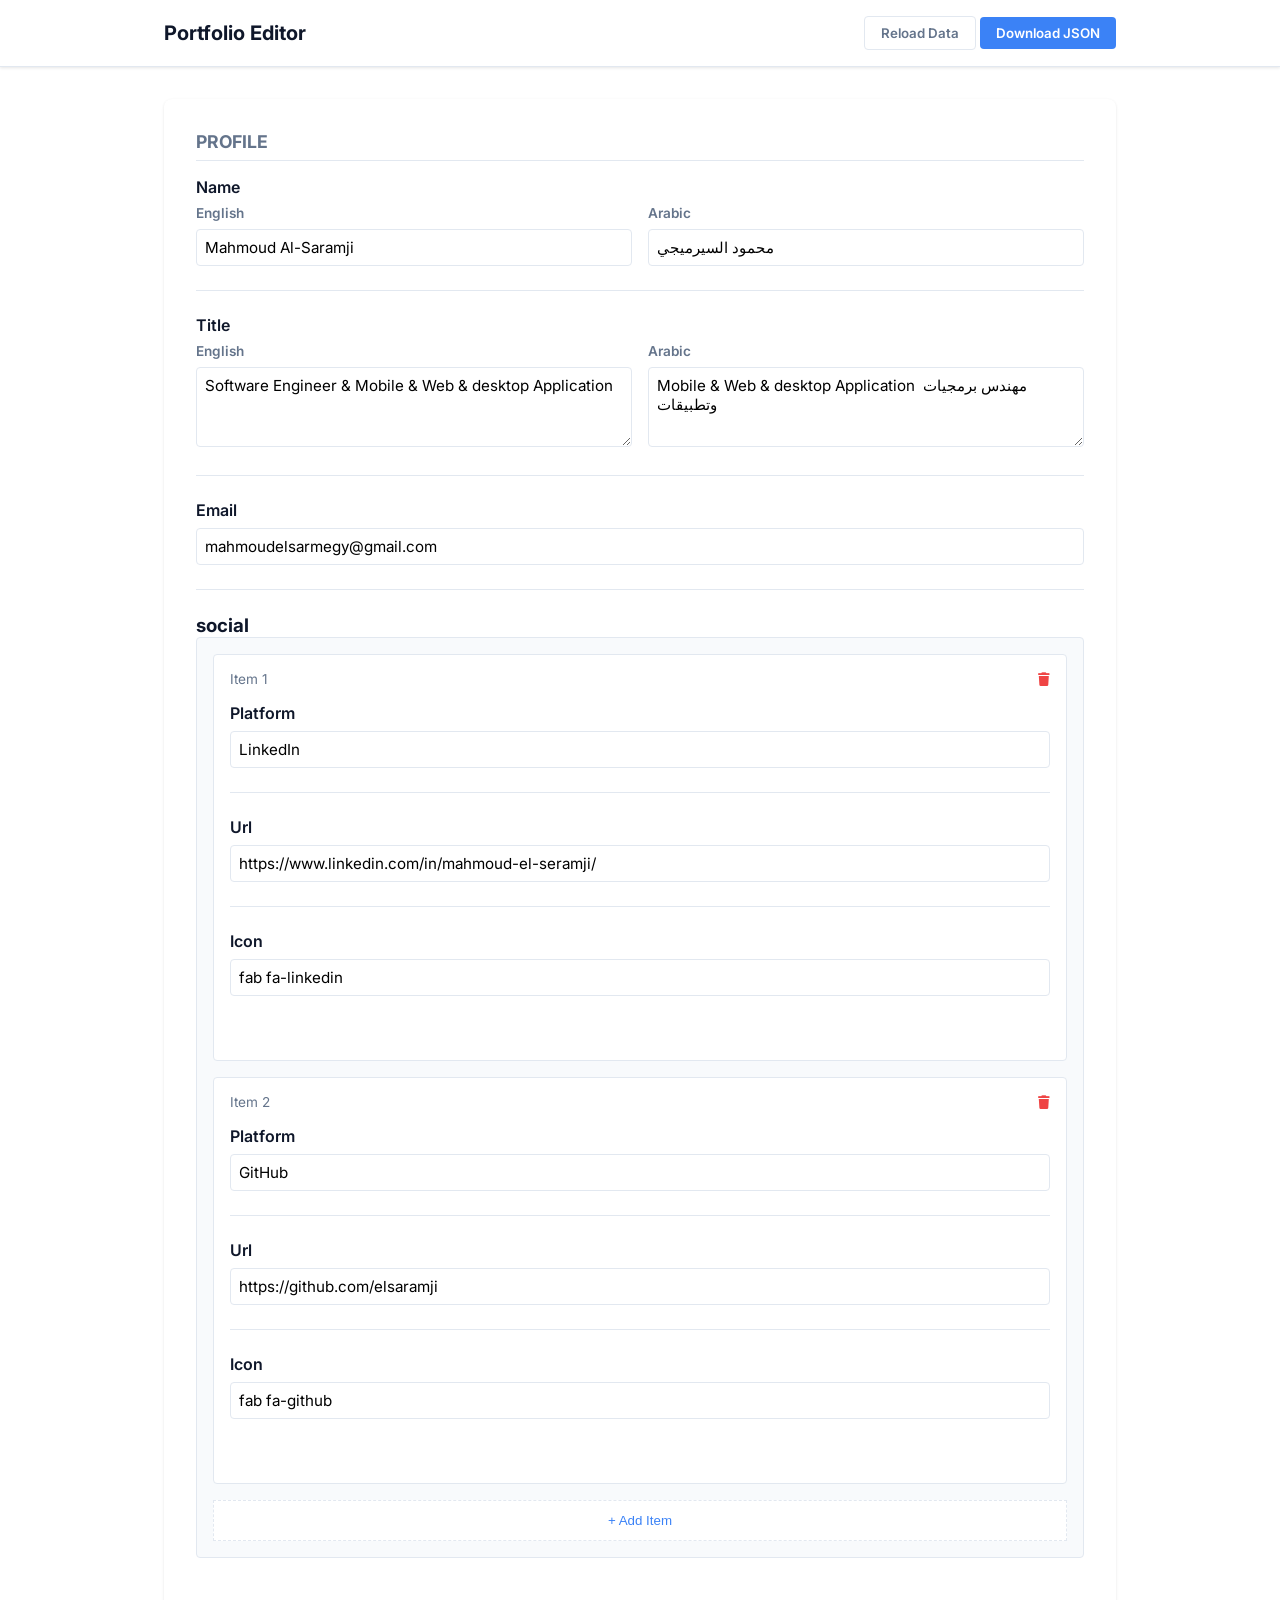
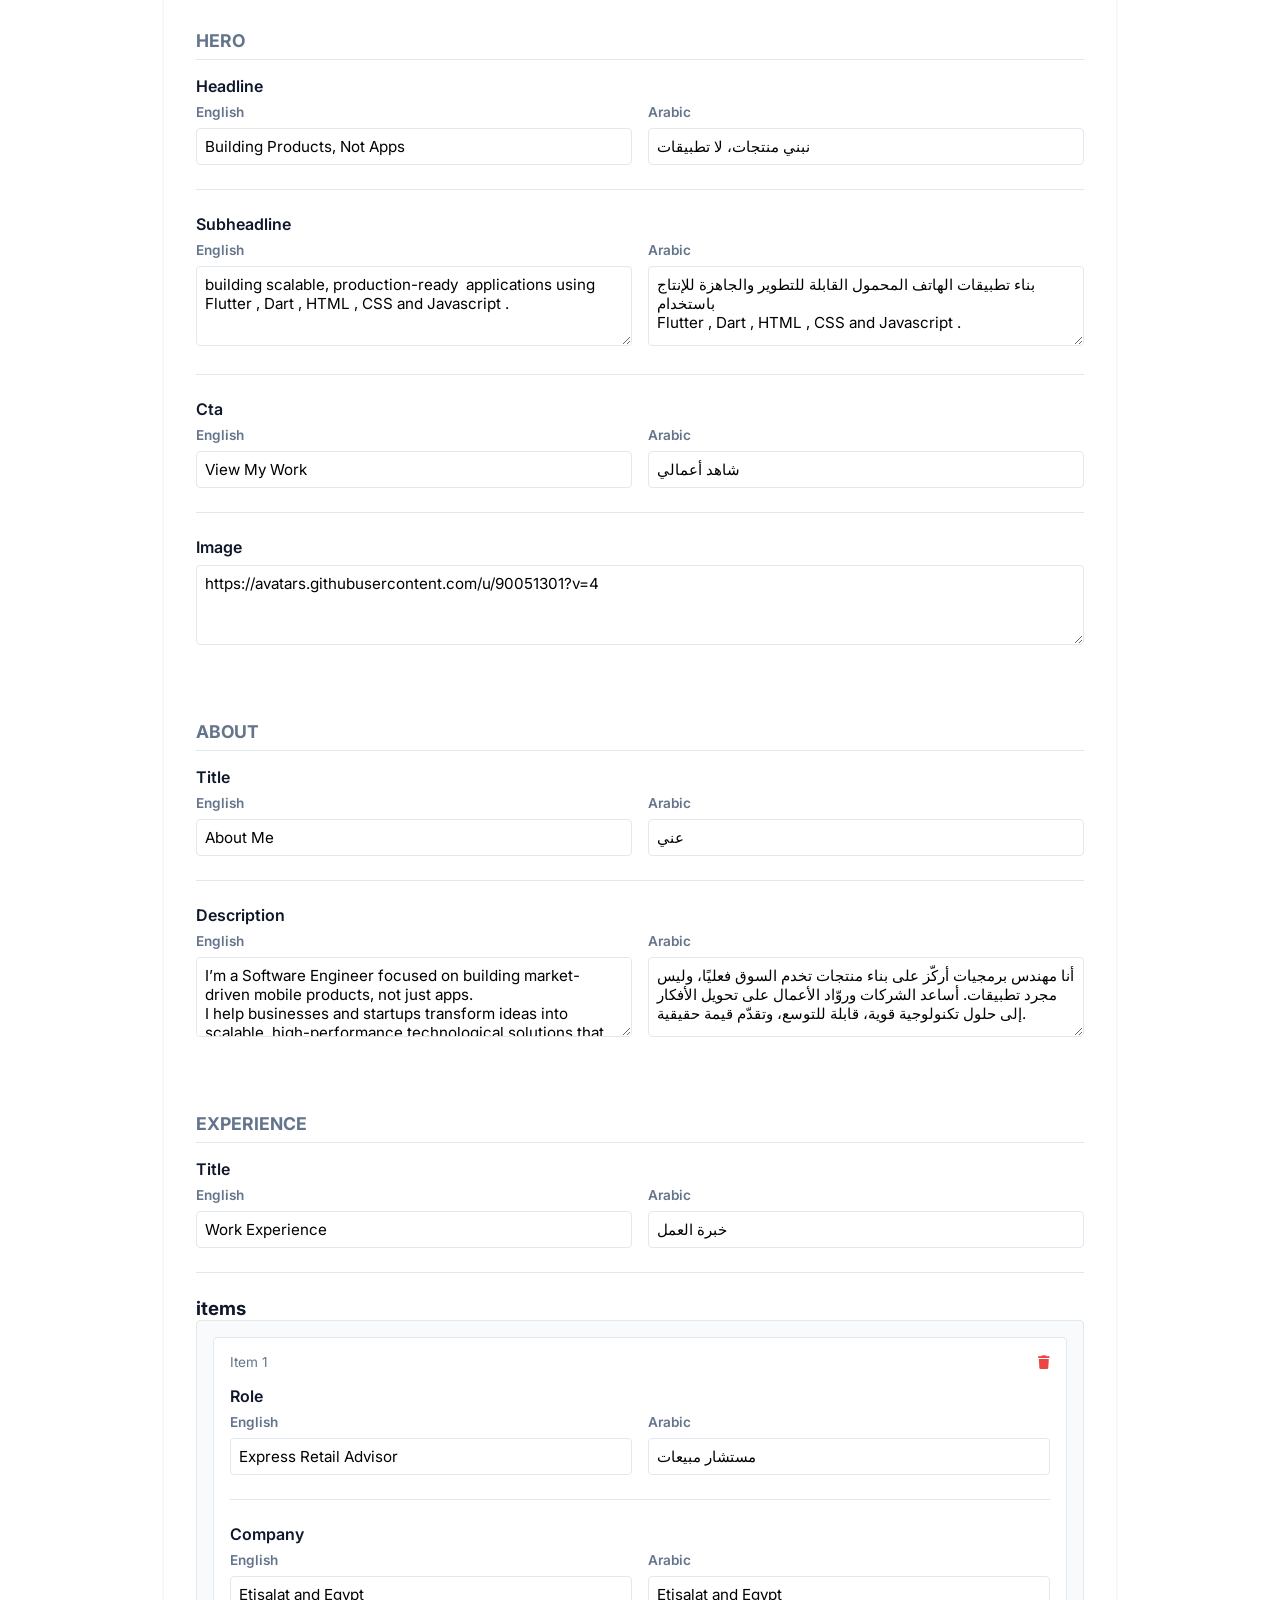
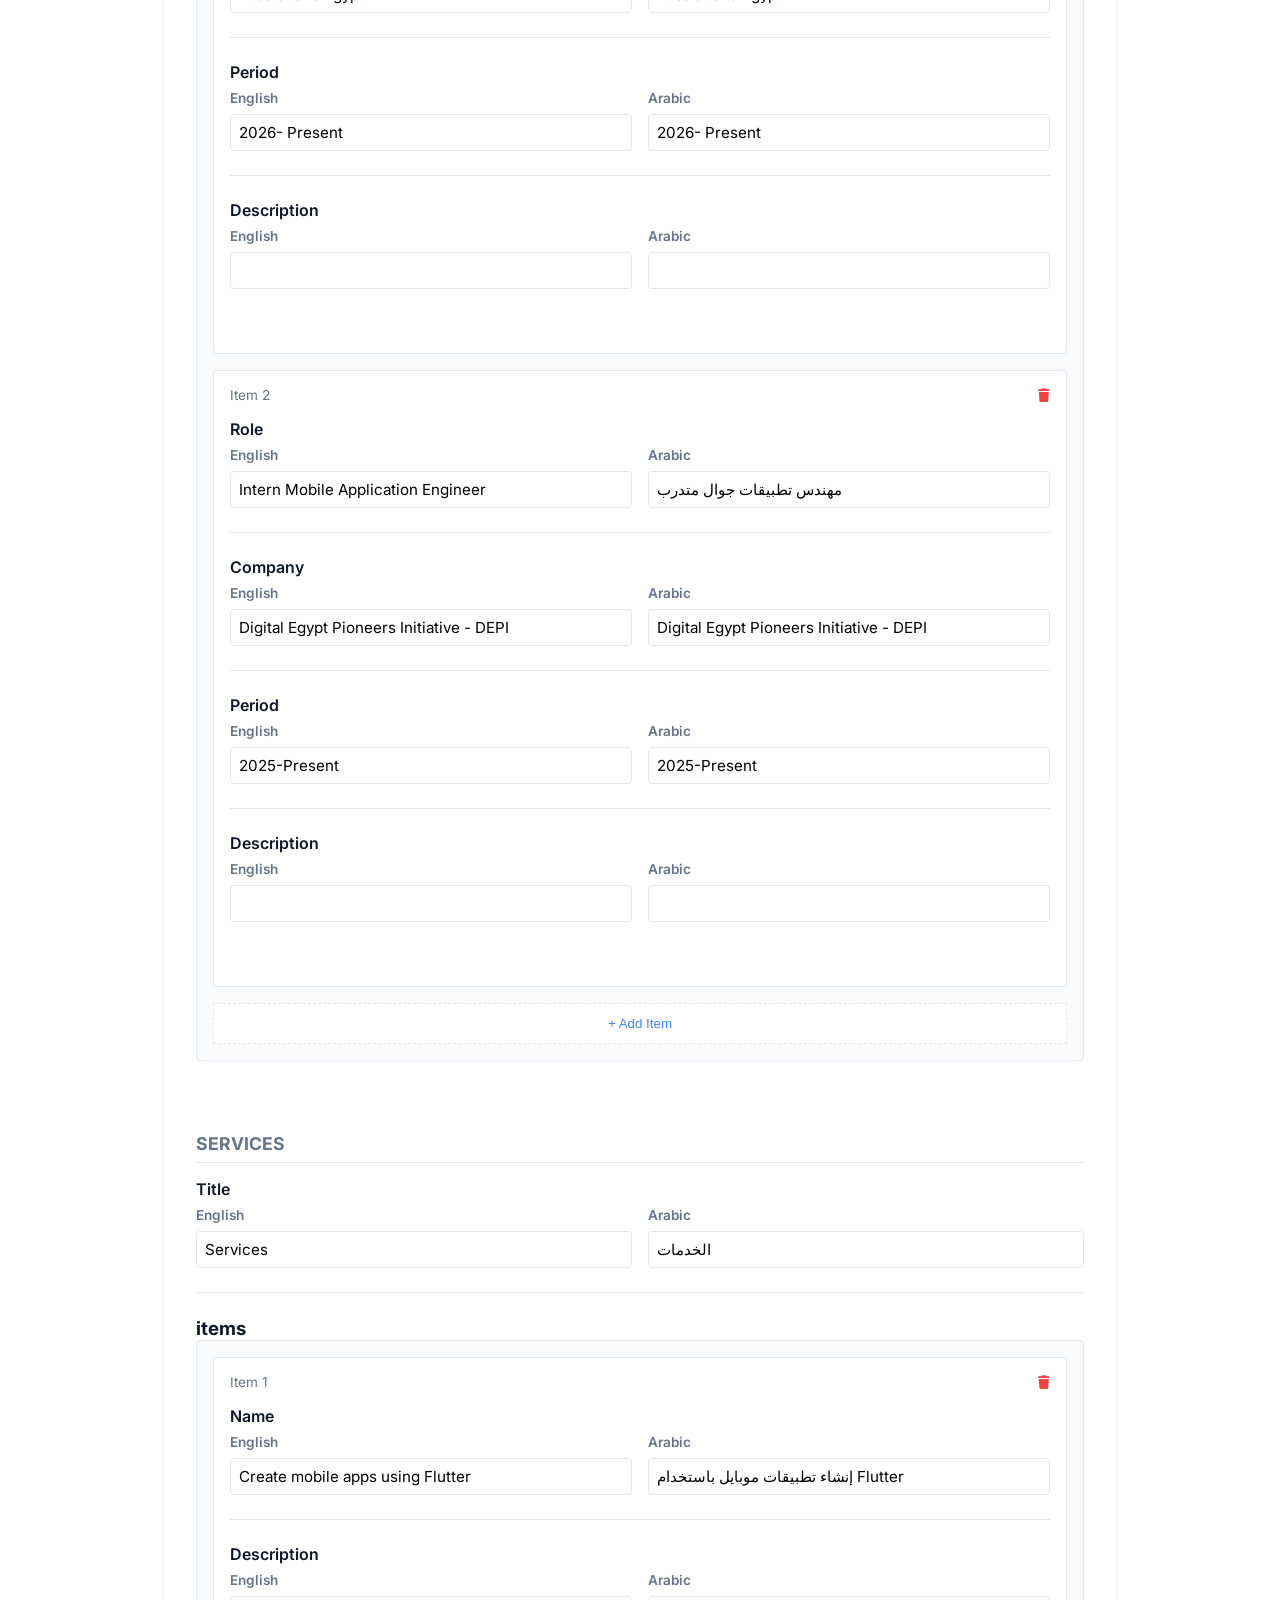
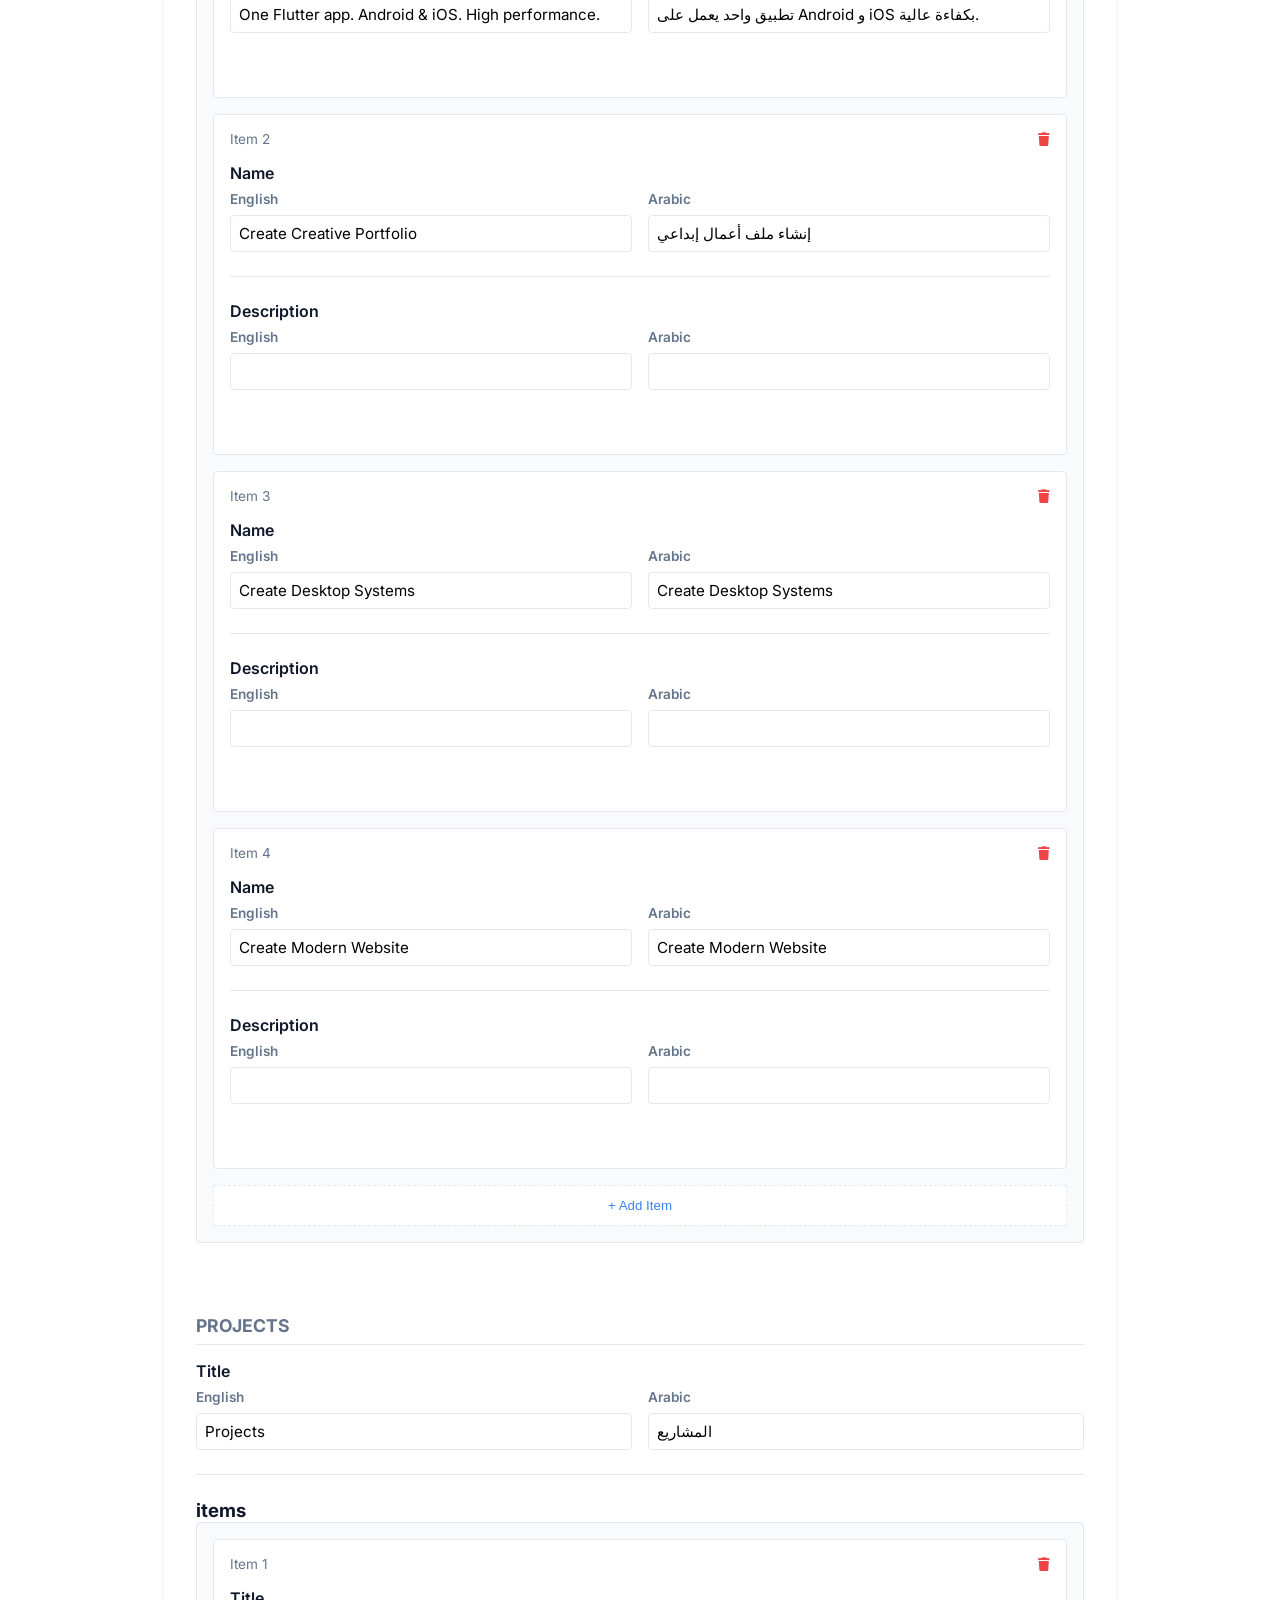
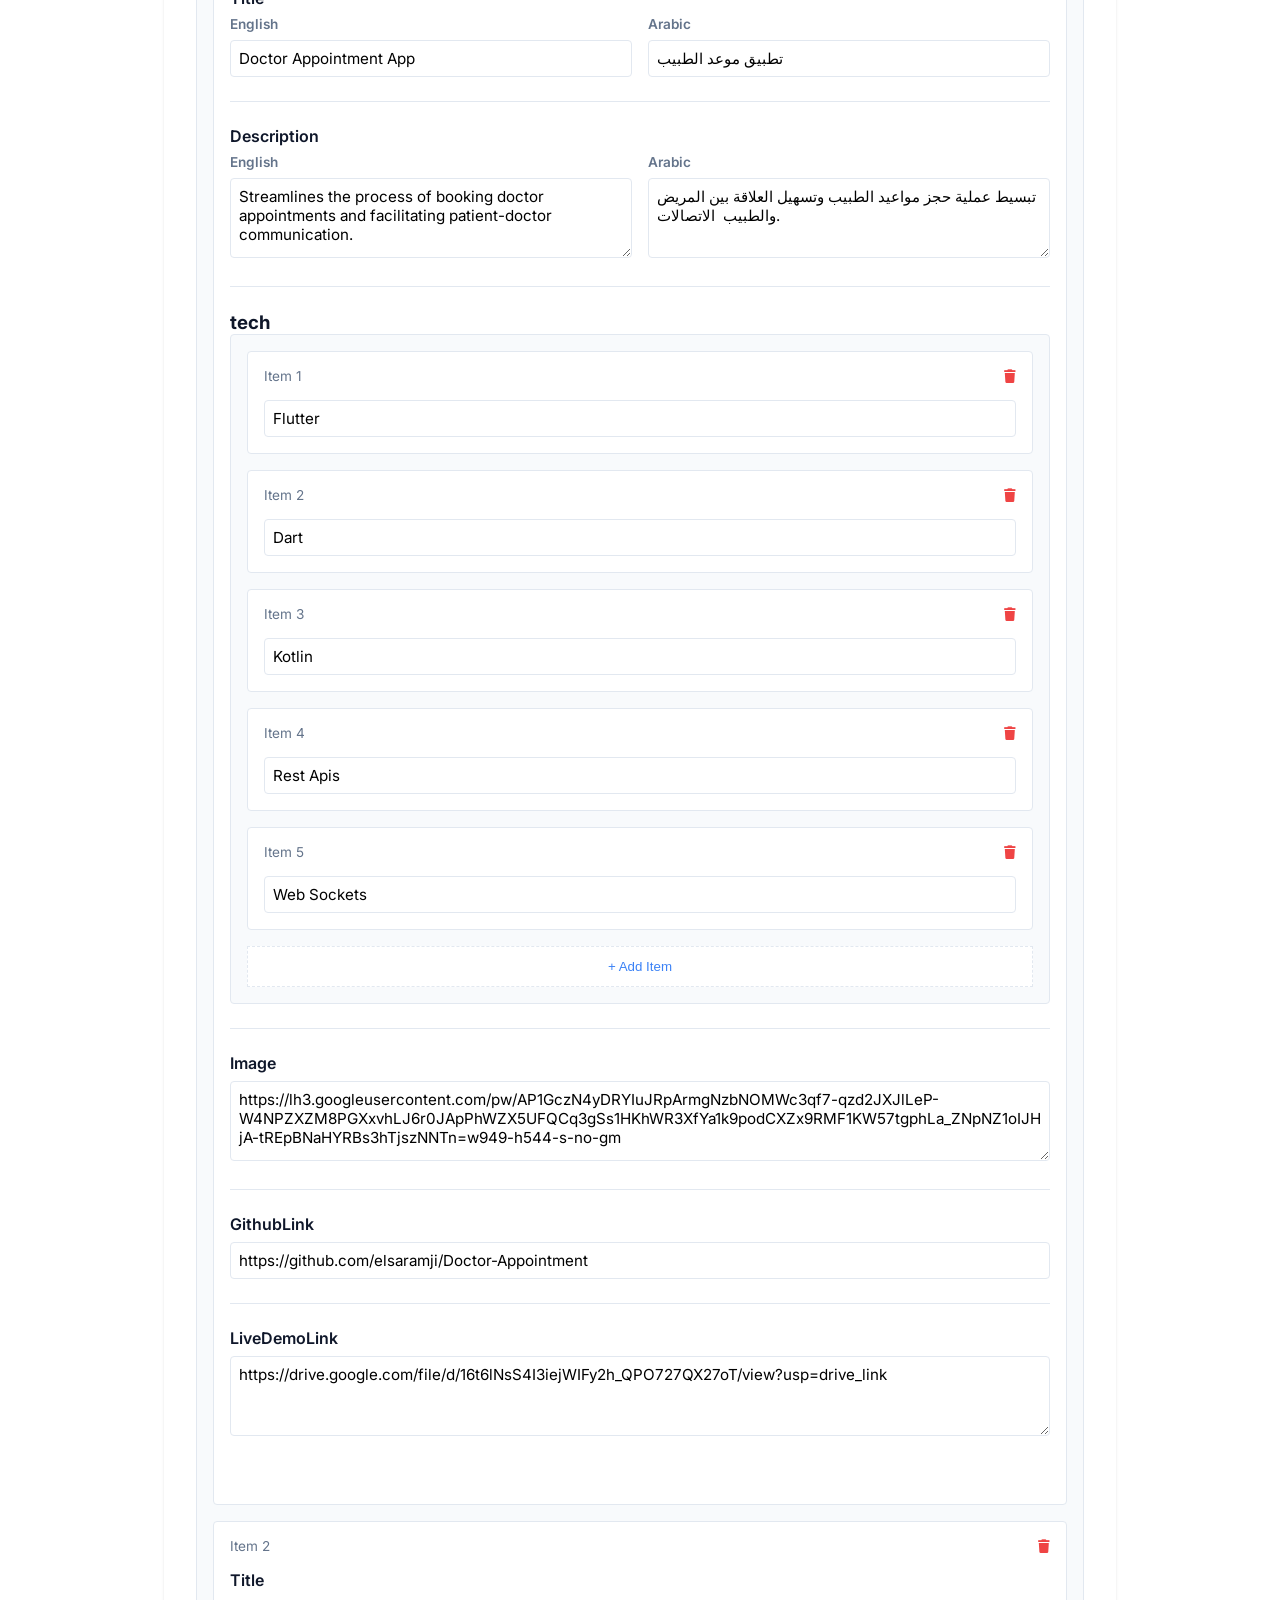
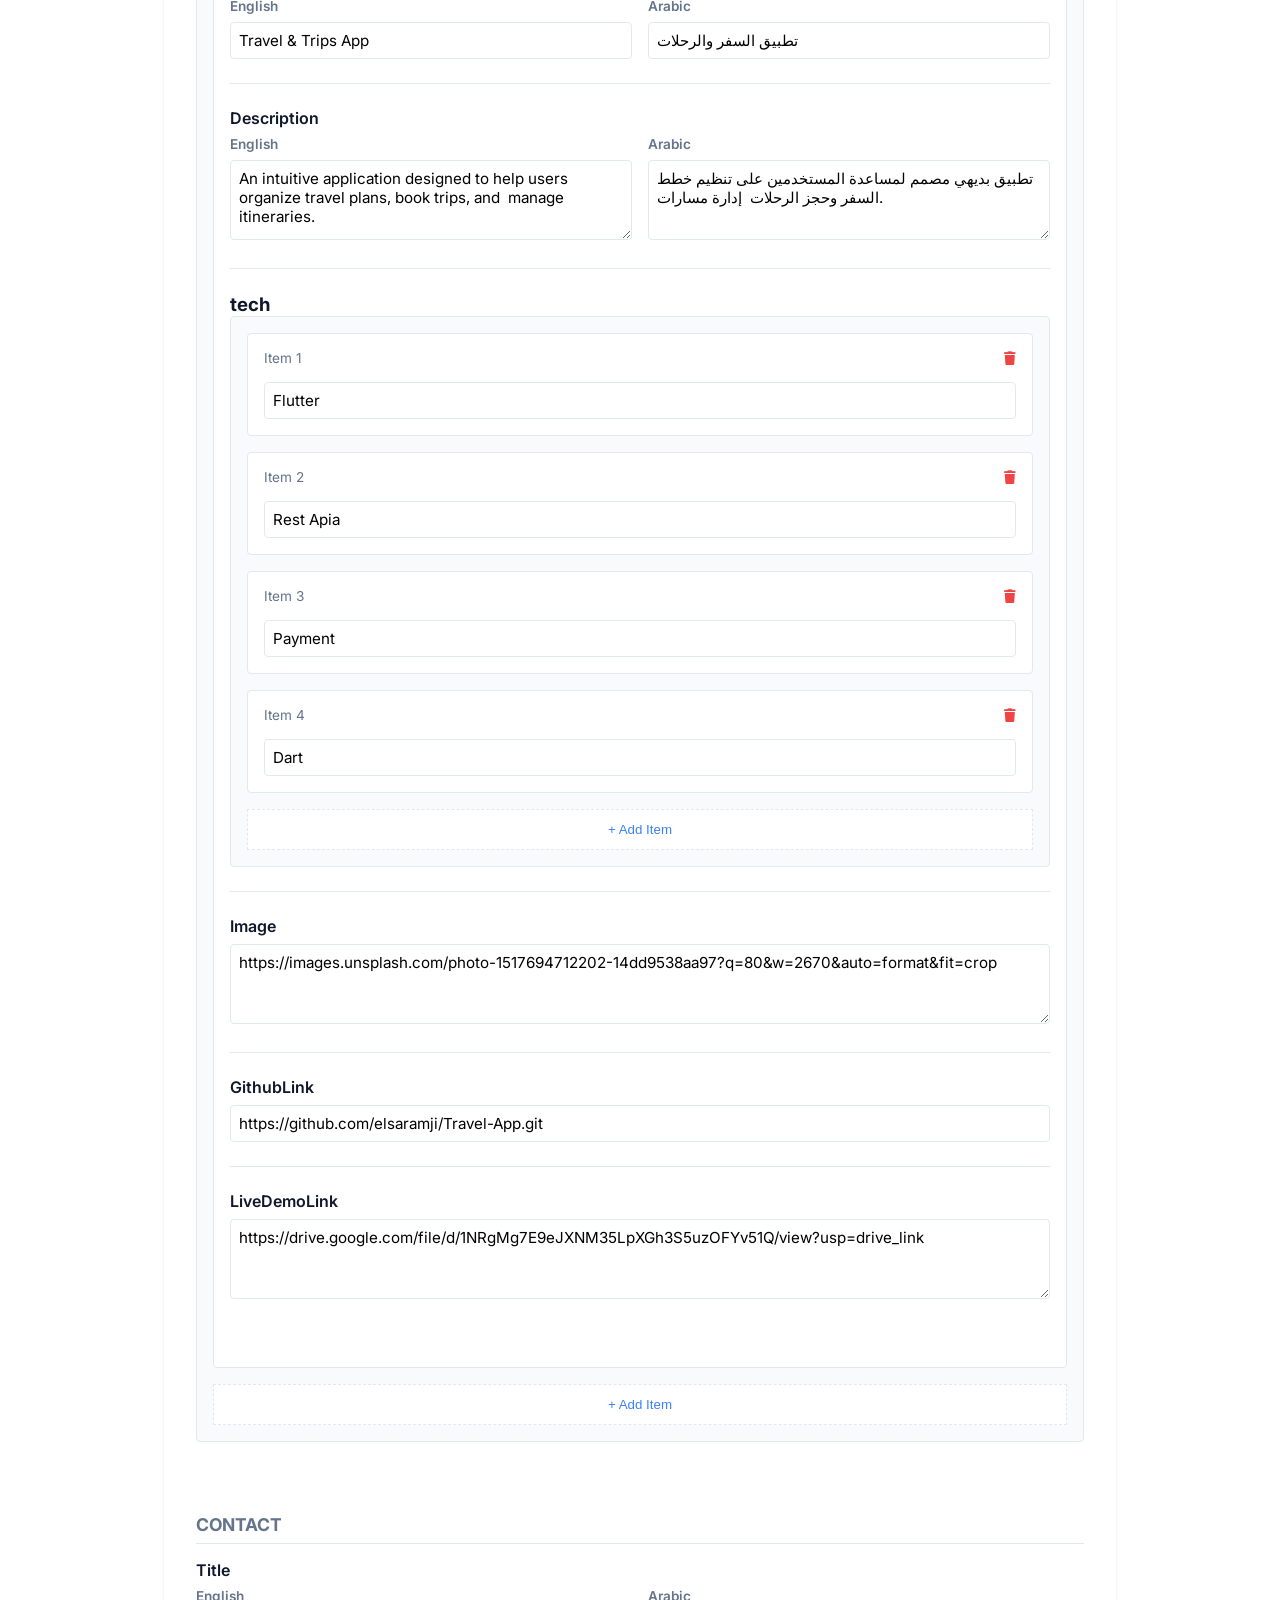
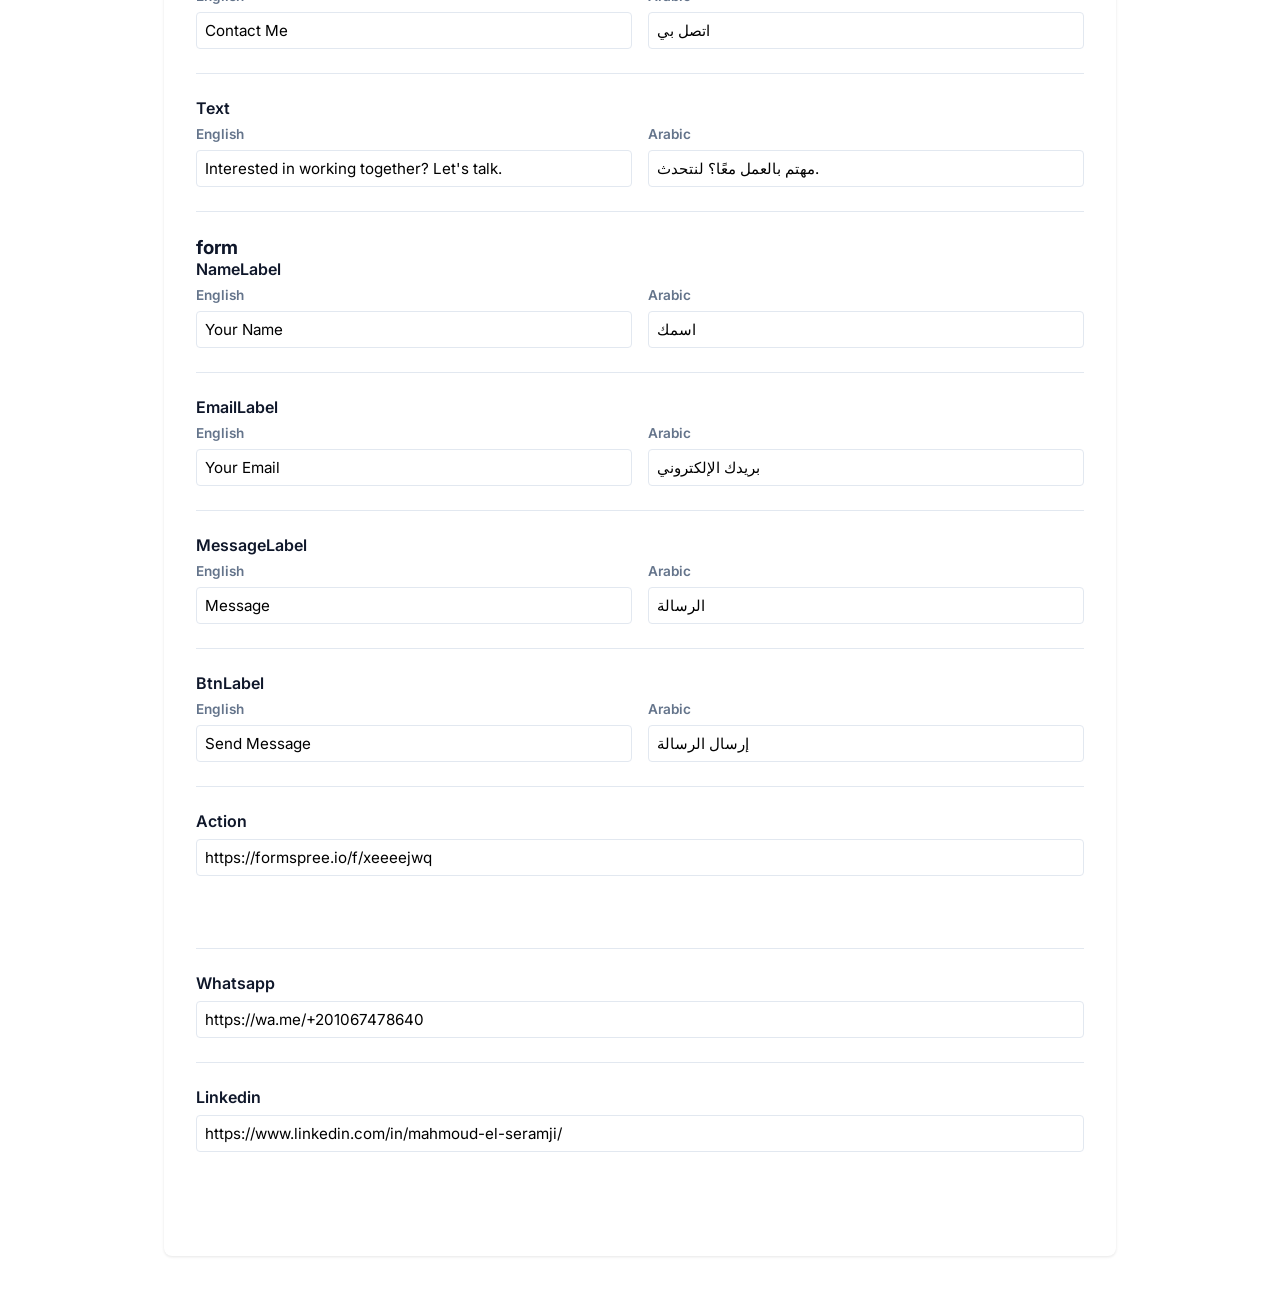
<file: admin/index.html>
<!DOCTYPE html>
<html lang="en">

<head>
    <meta charset="UTF-8">
    <meta name="viewport" content="width=device-width, initial-scale=1.0">
    <title>Portfolio Admin</title>
    <link rel="stylesheet" href="style.css">
    <link rel="stylesheet" href="https://cdnjs.cloudflare.com/ajax/libs/font-awesome/6.0.0/css/all.min.css">
    <!-- Google Fonts -->
    <link href="https://fonts.googleapis.com/css2?family=Inter:wght@400;600&display=swap" rel="stylesheet">
</head>

<body>
    <header>
        <div class="container header-content">
            <h1>Portfolio Editor</h1>
            <div class="actions">
                <button id="load-btn" class="btn secondary">Reload Data</button>
                <button id="save-btn" class="btn primary">Download JSON</button>
            </div>
        </div>
    </header>

    <main class="container">
        <div id="editor-container">
            <!-- Form will be generated here -->
        </div>
    </main>

    <script src="script.js"></script>
</body>

</html>
</file>
<file: admin/style.css>
:root {
    --bg-primary: #f1f5f9;
    --bg-white: #ffffff;
    --text-primary: #0f172a;
    --text-secondary: #64748b;
    --border: #e2e8f0;
    --accent: #3b82f6;
    --accent-hover: #2563eb;
    --success: #22c55e;
}

* {
    box-sizing: border-box;
    margin: 0;
    padding: 0;
}

body {
    font-family: 'Inter', sans-serif;
    background-color: --bg-primary;
    color: var(--text-primary);
    padding-bottom: 50px;
}

header {
    background: var(--bg-white);
    border-bottom: 1px solid var(--border);
    padding: 1rem 0;
    position: sticky;
    top: 0;
    z-index: 100;
    box-shadow: 0 1px 3px rgba(0, 0, 0, 0.1);
}

.container {
    max-width: 1000px;
    margin: 0 auto;
    padding: 0 1.5rem;
}

.header-content {
    display: flex;
    justify-content: space-between;
    align-items: center;
}

h1 {
    font-size: 1.25rem;
}

h2 {
    font-size: 1.1rem;
    margin-bottom: 1rem;
    color: var(--text-secondary);
    border-bottom: 1px solid var(--border);
    padding-bottom: 0.5rem;
}

.btn {
    padding: 0.5rem 1rem;
    border-radius: 4px;
    border: none;
    font-weight: 600;
    cursor: pointer;
    font-family: inherit;
}

.btn.primary {
    background: var(--accent);
    color: white;
}

.btn.primary:hover {
    background: var(--accent-hover);
}

.btn.secondary {
    background: var(--bg-white);
    border: 1px solid var(--border);
    color: var(--text-secondary);
}

.btn.secondary:hover {
    border-color: var(--text-primary);
    color: var(--text-primary);
}

#editor-container {
    margin-top: 2rem;
    background: var(--bg-white);
    border-radius: 8px;
    box-shadow: 0 1px 3px rgba(0, 0, 0, 0.1);
    padding: 2rem;
}

/* Form Generation Styles */
.form-group {
    margin-bottom: 1.5rem;
    border-bottom: 1px solid var(--border);
    padding-bottom: 1.5rem;
}

.form-group:last-child {
    border-bottom: none;
}

label {
    display: block;
    font-weight: 600;
    margin-bottom: 0.5rem;
    color: var(--text-primary);
    text-transform: capitalize;
}

input[type="text"],
textarea {
    width: 100%;
    padding: 0.5rem;
    border: 1px solid var(--border);
    border-radius: 4px;
    font-family: inherit;
    font-size: 0.95rem;
}

input:focus,
textarea:focus {
    outline: 2px solid var(--accent);
    border-color: transparent;
}

textarea {
    min-height: 80px;
    resize: vertical;
}

.lang-group {
    display: grid;
    grid-template-columns: 1fr 1fr;
    gap: 1rem;
}

.lang-field label {
    font-size: 0.85rem;
    color: var(--text-secondary);
}

/* Array Item Styles */
.array-container {
    border: 1px solid var(--border);
    border-radius: 4px;
    padding: 1rem;
    background: #f8fafc;
}

.array-item {
    background: var(--bg-white);
    padding: 1rem;
    border: 1px solid var(--border);
    border-radius: 4px;
    margin-bottom: 1rem;
    position: relative;
}

.array-item-header {
    display: flex;
    justify-content: space-between;
    margin-bottom: 1rem;
    font-size: 0.85rem;
    color: var(--text-secondary);
}

.btn-remove {
    color: #ef4444;
    background: none;
    border: none;
    cursor: pointer;
}

.btn-add {
    width: 100%;
    border: 1px dashed var(--border);
    background: var(--bg-white);
    padding: 0.75rem;
    color: var(--accent);
}

.btn-add:hover {
    border-color: var(--accent);
    background: #eff6ff;
}

.section-block {
    margin-bottom: 3rem;
}

.field-path {
    font-family: monospace;
    font-size: 0.75rem;
    color: #94a3b8;
    margin-bottom: 0.25rem;
}
</file>
